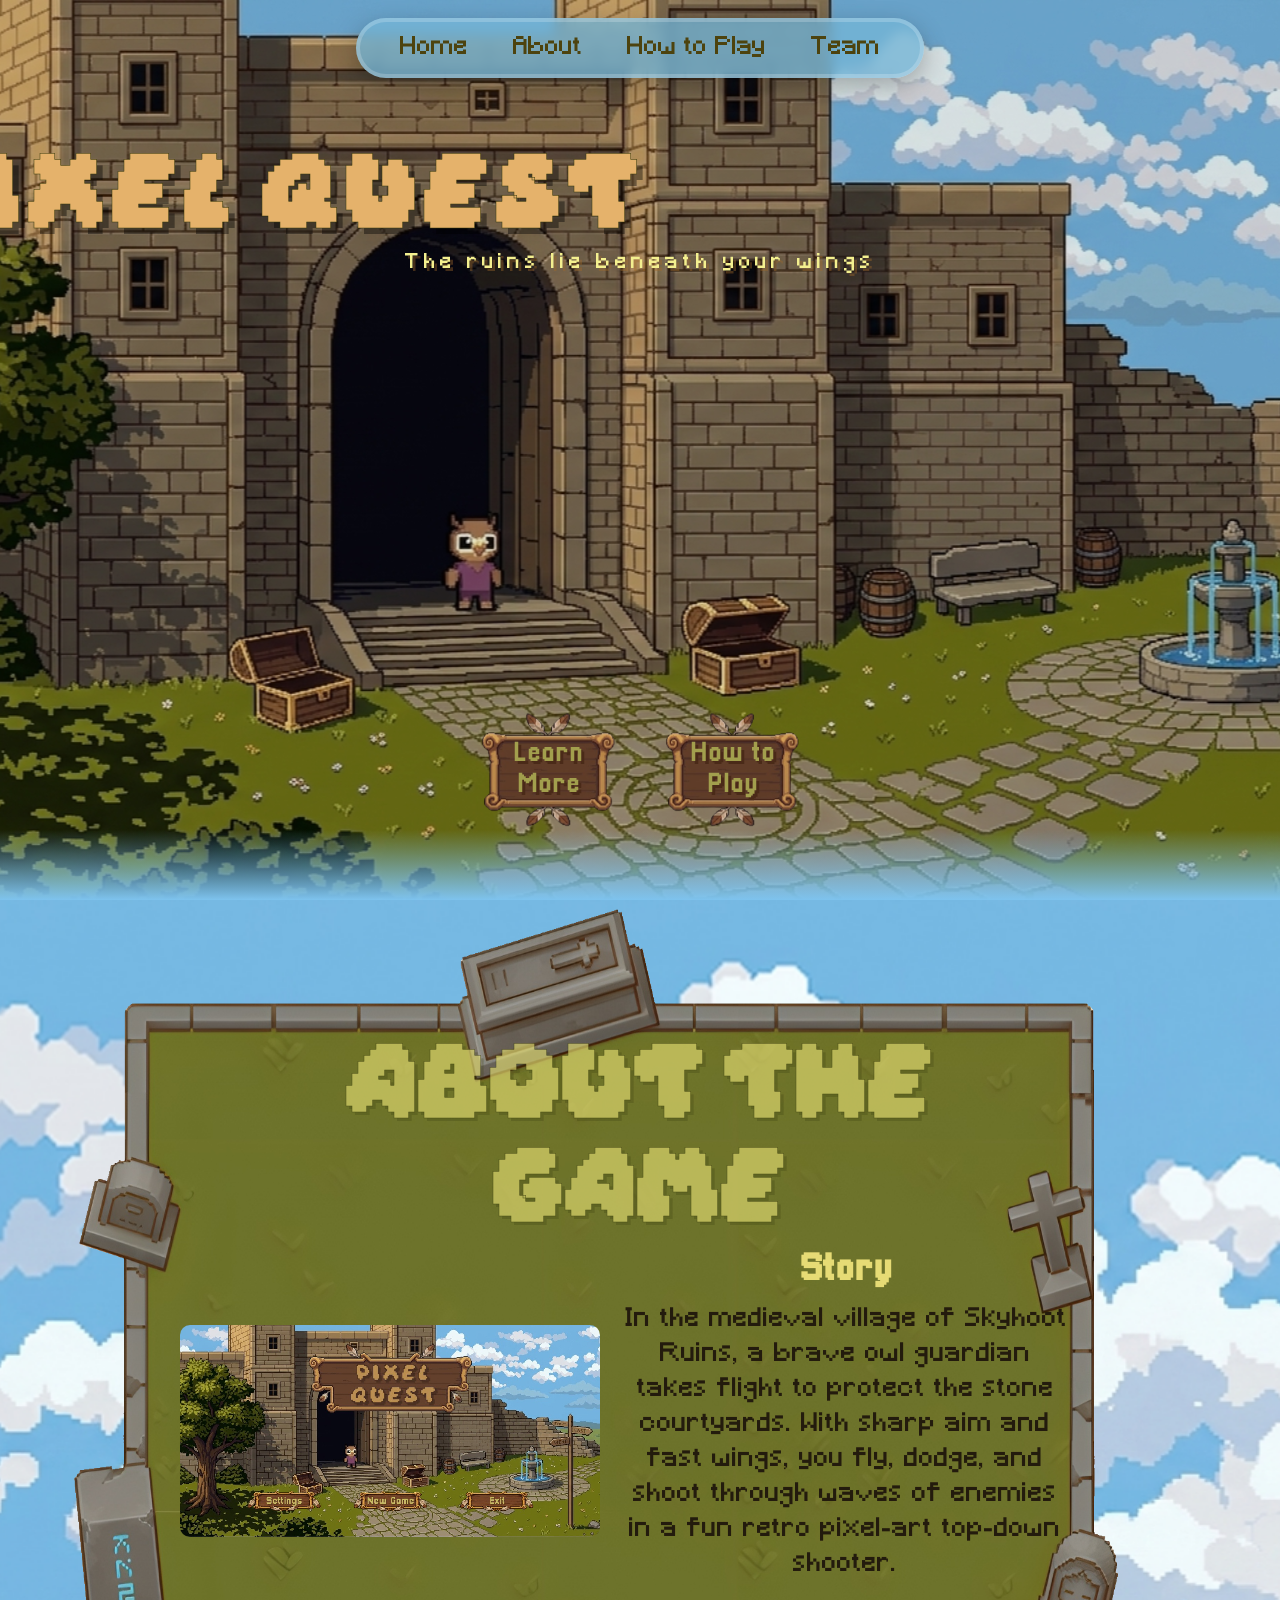
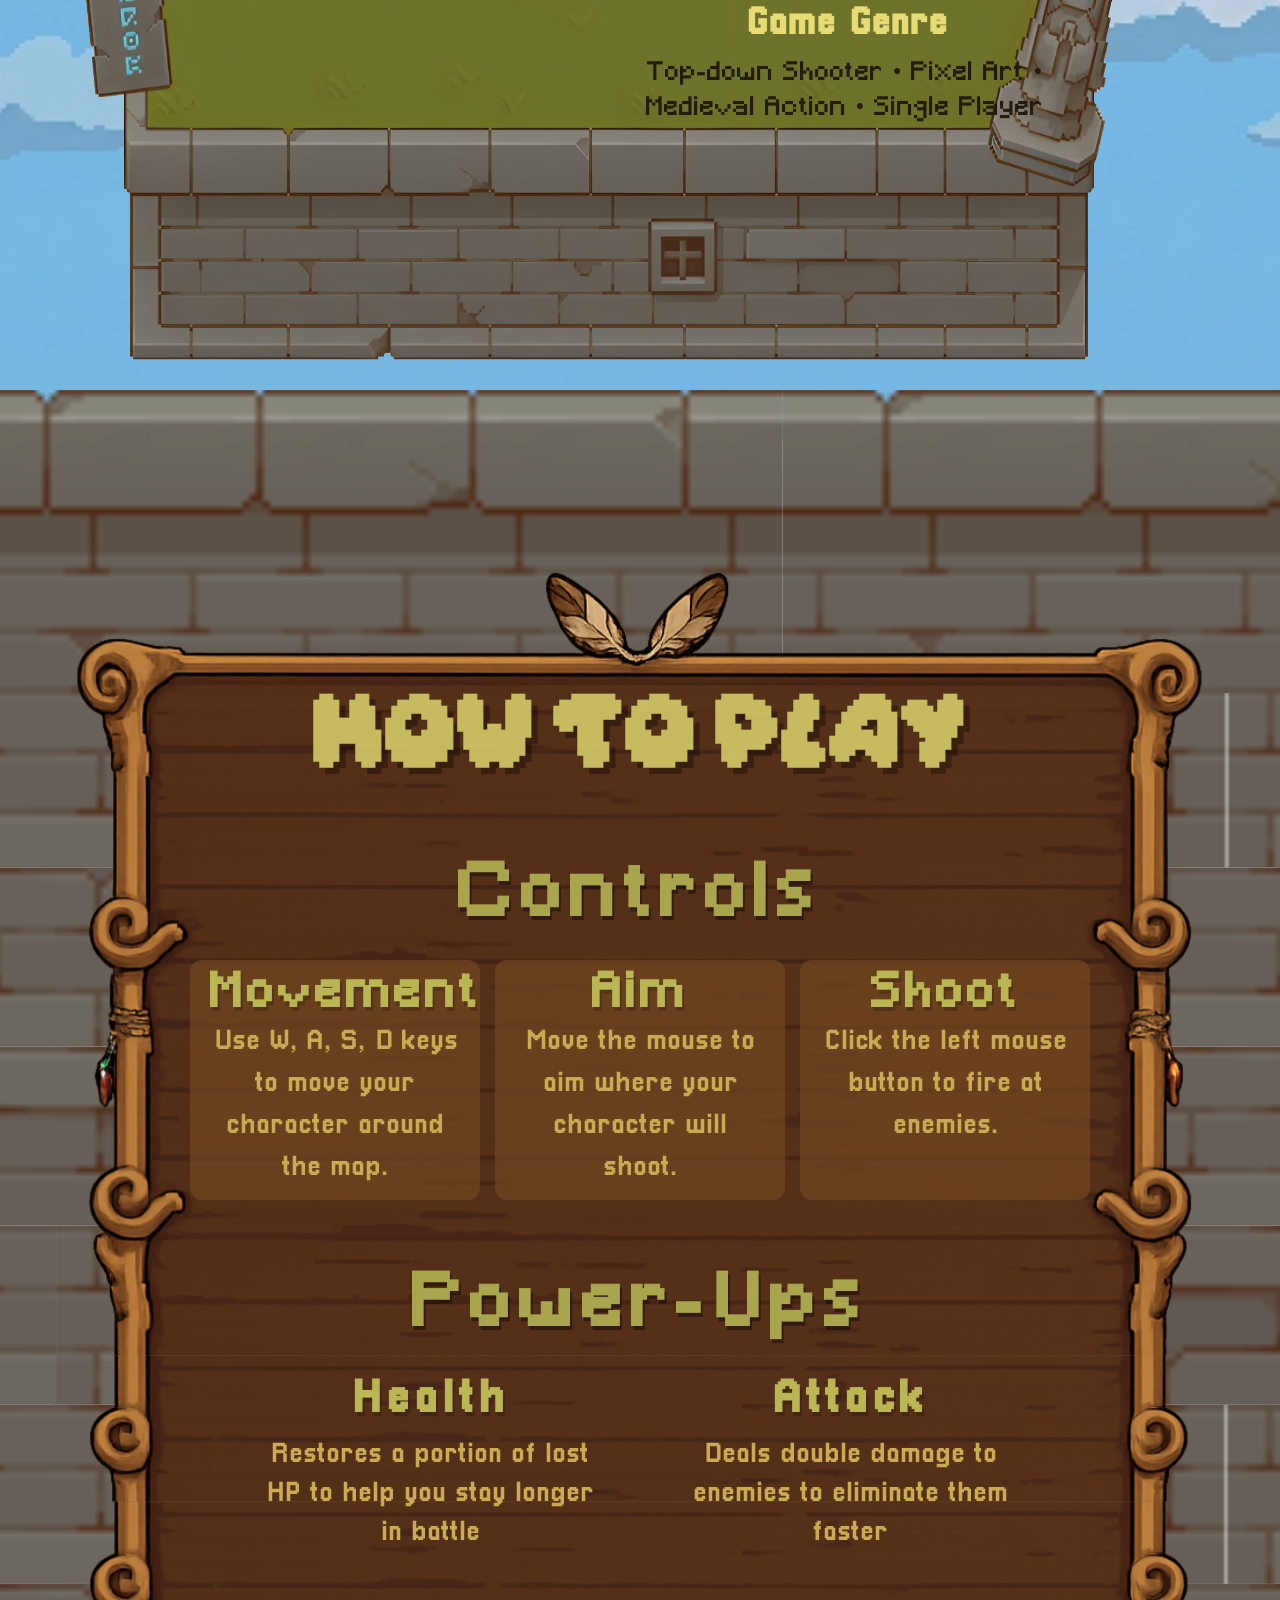
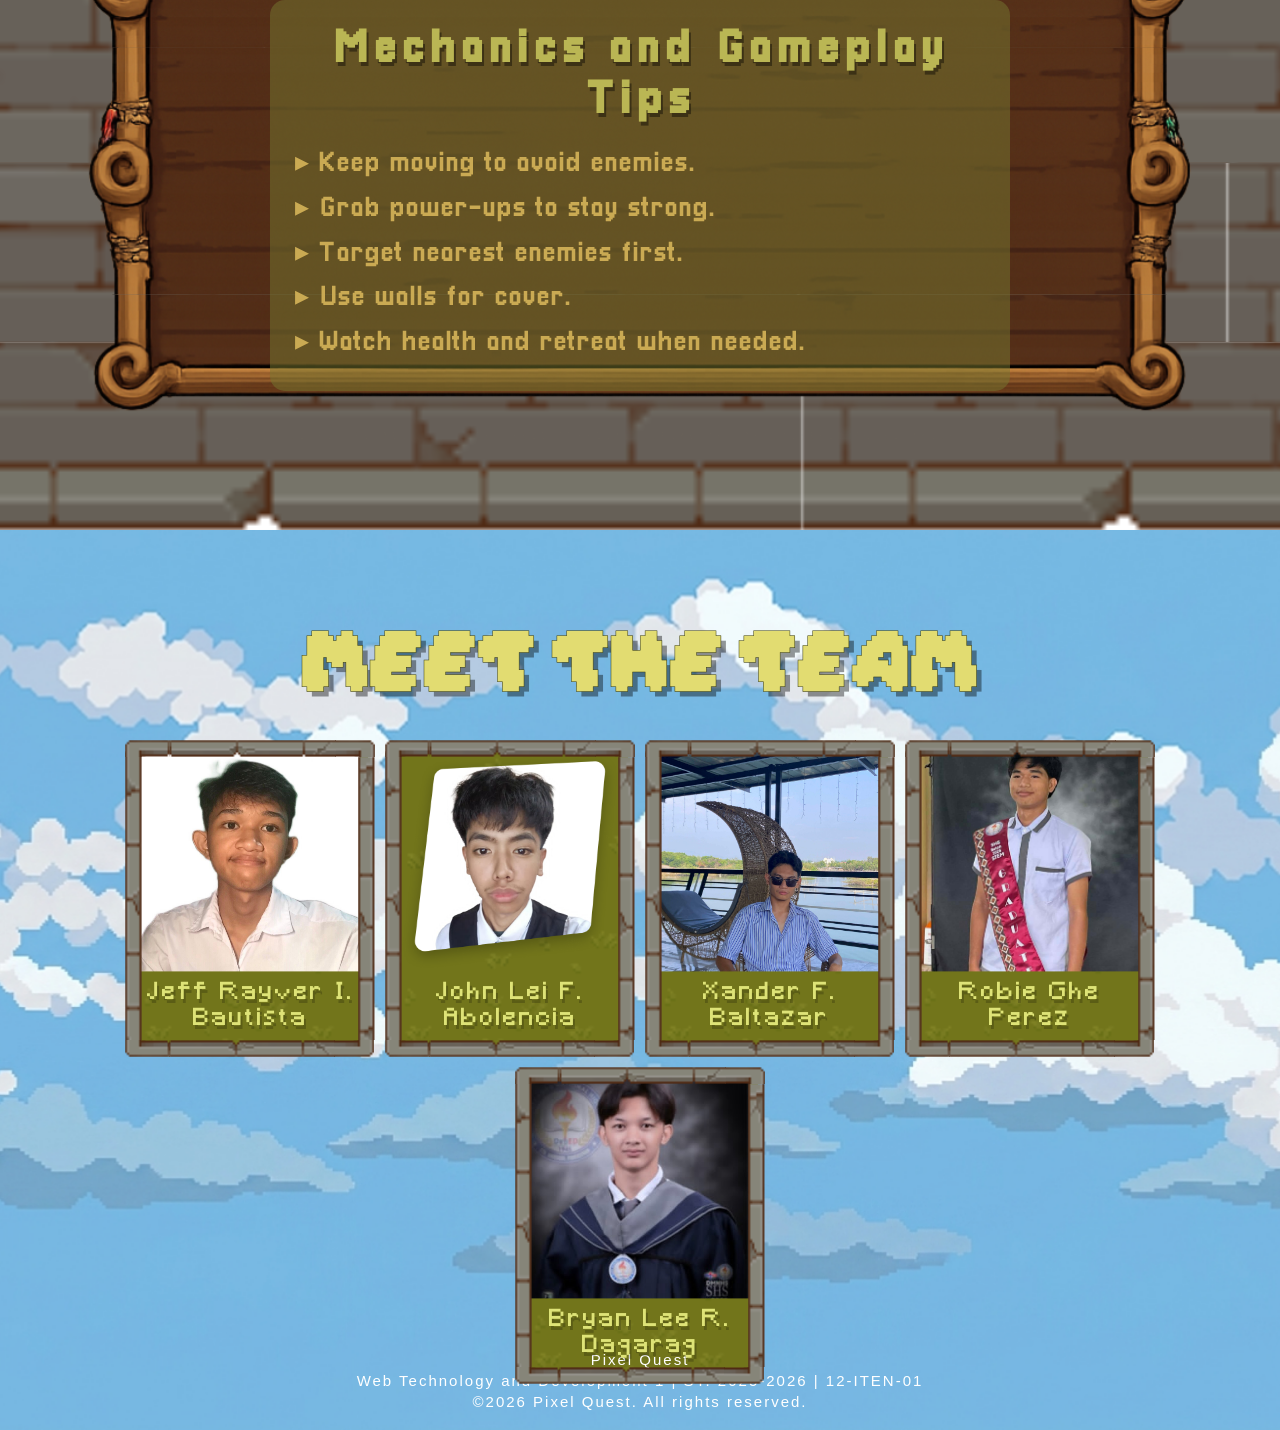
<file: index.html>
<!DOCTYPE html>
<html lang="en">
<head>
    <meta charset="UTF-8">
    <meta name="viewport" content="width=device-width, initial-scale=1.0">
    <title>Pixel Quest</title>
    <link rel="stylesheet" href="kuwago.css">
</head>
<body>

    <nav class="navbar">
        <a href="#home" class="nav-link">Home</a>
        <a href="#about" class="nav-link">About</a>
        <a href="#play" class="nav-link">How to Play</a>
        <a href="#team" class="nav-link">Team</a>
    </nav>

    <section class="hero" id="home">
        <div class="hero-content">
            <h1>PIXEL QUEST</h1>
            <p>The ruins lie beneath your wings</p>

            <div class="hero-buttons">
              <a href="#about" class="button">Learn<br>More</a>
              <a href="#play" class="button">How to<br>Play</a>
          </div>
        </div>
    </section>

    <section class="about" id="about">
        <div class="board1">
            <h2>ABOUT THE GAME</h2>

            <div class="about-content">
                <img src="about/interface.jpg" alt="interface">

                <div>
                    <h3>Story</h3>
                    <p>
                        In the medieval village of Skyhoot Ruins, a brave owl guardian
                        takes flight to protect the stone courtyards. With sharp aim and 
                        fast wings, you fly, dodge, and shoot through waves of enemies 
                        in a fun retro pixel-art top-down shooter.
                    </p>

                    <h3>Game Genre</h3>
                    <p>Top-down Shooter • Pixel Art • Medieval Action • Single Player</p>
                </div>
            </div>
        </div>
    </section>

    <section class="play" id="play">
        <div class="board2">
            <h2>HOW TO PLAY</h2>

            <div class="controls">
            <h3>Controls</h3>
                <div>
                    <h4>Movement</h4>
                    <p>Use W, A, S, D keys to move your character around the map.</p>
                </div>

                <div>
                    <h4>Aim</h4>
                    <p>Move the mouse to aim where your character will shoot.</p>
                </div>

                <div>
                    <h4>Shoot</h4>
                    <p>Click the left mouse button to fire at enemies.</p>
                </div>
            </div>

            <div class="powerups">
            <h3>Power-Ups</h3>
                <div>
                    <h4>Health</h4>
                    <p>Restores a portion of lost HP to help you stay longer in battle</p>
                </div>

                <div>
                    <h4>Attack</h4>
                    <p>Deals double damage to enemies to eliminate them faster</p>
                </div>
            </div>

            <div class="tips">
                <h4>Mechanics and Gameplay Tips</h4>
                <p>
                    ▸ Keep moving to avoid enemies.
                    <br>
                    ▸ Grab power-ups to stay strong.
                    <br>
                    ▸ Target nearest enemies first.
                    <br>
                    ▸ Use walls for cover.
                    <br>
                    ▸ Watch health and retreat when needed.
                </p>
            </div>
        </div>
    </section>

    <section class="team" id="team">

        <h2>MEET THE TEAM</h2>

        <div class="team-grid">

            <a href="portfolio/jeff/jeff-index.html">
                <div class="card">

                    <div class="bg"></div>

                    <img src="portfolio/jeff/img.png" alt="Jeff">

                    <div class="card-border"></div>

                    <p>Jeff Rayver I.<br>Bautista</p>

                </div>
            </a>

            <a href="portfolio/johnlei/index2.html">
                <div class="card">

                    <div class="bg"></div>

                    <img src="portfolio/johnlei/profile.jpg" alt="John">

                    <div class="card-border"></div>

                    <p>John Lei F.<br>Abolencia</p>

                </div>
            </a>

            <a href="portfolio/xander/index.html">
                <div class="card">

                    <div class="bg"></div>

                    <img src="portfolio/xander/Profile.jpg" alt="Xander">

                    <div class="card-border"></div>

                    <p>Xander F.<br>Baltazar</p>

                </div>
            </a>

            <a href="portfolio/robie/Index.html">
                <div class="card">

                    <div class="bg"></div>

                    <img src="portfolio/robie/pic.jfif" alt="Robie">

                    <div class="card-border"></div>

                    <p>Robie Ghe Perez</p>

                </div>
            </a>

            <a href="portfolio/bryan/index.html">
            <div class="card">

                <div class="bg"></div>

                <img src="portfolio/bryan/profile pic.jpg" alt="Bryan">

                <div class="card-border"></div>

                <p>Bryan Lee R.<br>Dagarag</p>

            </div>
            </a>

        </div>
        <div class="footer-text">
            <img url="team/grass.png">
            Pixel Quest<br>
            Web Technology and Development 1 | SY. 2025-2026 | 12-ITEN-01<br>
            ©2026 Pixel Quest. All rights reserved.
        </div>

    </section>
    <script src="kuwago.js"></script>
</body>
</html>
</file>
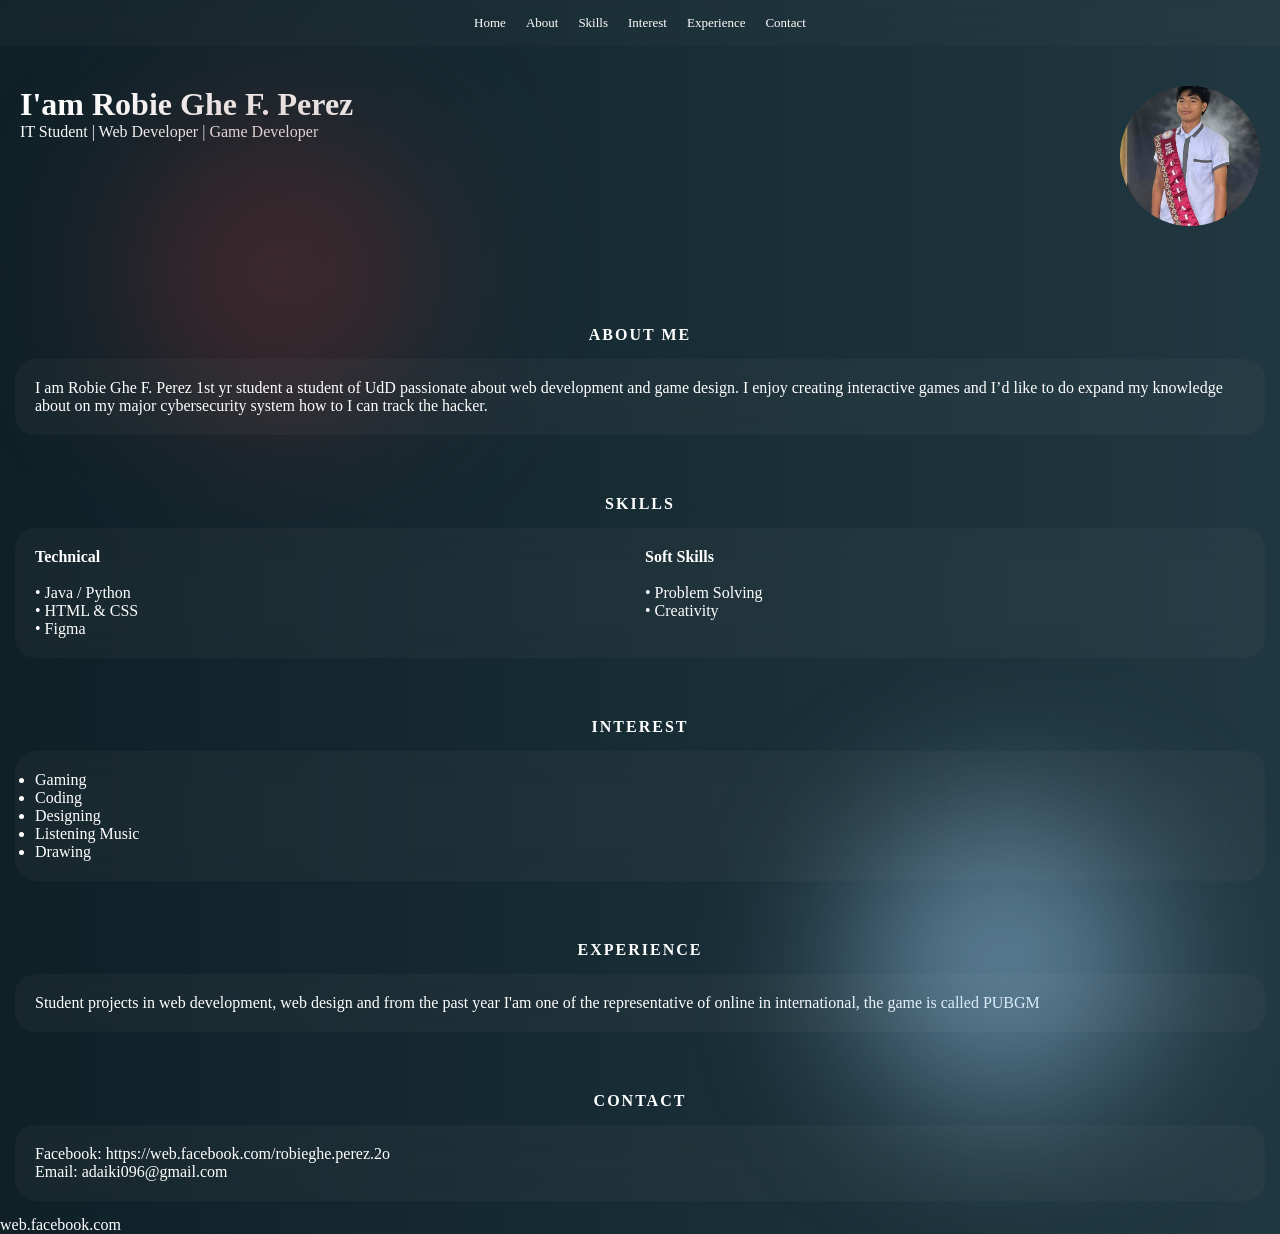
<file: portfolio/robie/Index.html>
<!DOCTYPE html>
<html lang="en">
<head>
<meta charset="UTF-8">
<meta name="viewport" content="width=device-width, initial-scale=1.0">
<title>Welcome to my Portfolio</title>

<style>
*{
  margin:0;
  padding:0;
  box-sizing:border-box;
  font-family:'Tahoma',Verdana;
}

html{
  scroll-behavior:smooth;
}

body{
  color:white;
  overflow-x:hidden;
  background: linear-gradient(270deg, #1f1f1f, #3a3a3a, #3d5f6d, #0f2027);
  background-size: 800% 800%;
  animation: gradientMove 10s ease infinite;
  position:relative;
}


body::before,
body::after{
  content:"";
  position:absolute;
  width:300px;
  height:300px;
  border-radius:50%;
  filter:blur(80px);
  opacity:0.5;
}

body::before{
  background:#6d2c2e;
  top:10%;
  left:10%;
  animation:blobMove 12s infinite alternate;
}

body::after{
  background:rgb(161, 207, 245);
  bottom:10%;
  right:10%;
  animation:blobMove 10s infinite alternate;
}

@keyframes gradientMove{
  0%{background-position:0% 50%;}
  50%{background-position:100% 50%;}
  100%{background-position:0% 50%;}
}

@keyframes blobMove{
  0%{transform:translate(0,0);}
  100%{transform:translate(50px,-50px);}
}

@keyframes rippleEffect{
  to{
    transform:scale(4);
    opacity:0;
  }
}

/* NAV */
.nav{
  display:flex;
  justify-content:center;
  gap:20px;
  padding:15px;
  backdrop-filter:blur(10px);
  background:rgba(131, 128, 128, 0.05);
  position:sticky;
  top:0;
}

.nav a{
  color:white;
  text-decoration:none;
  font-size:13px;
}

/* HERO */
.hero{
  display:flex;
  justify-content:space-between;
  padding:40px 20px;
}

.hero-img{
  width:140px;
  height:140px;
  border-radius:50%;
  overflow:hidden;
}

.hero-img img{
  width:100%;
  height:100%;
  object-fit:cover;
}

/* GLASS */
.glass{
  background:rgba(131, 131, 131, 0.08);
  backdrop-filter:blur(15px);
  border-radius:20px;
  margin:15px;
  padding:20px;
}

.title{
  text-align:center;
  margin-top:60px;
  font-weight:bold;
  letter-spacing:2px;
}

.skills{
  display:flex;
  gap:10px;
}

.skills div{
  width:50%;
}

/* RIPPLE */
.ripple{
  position:relative;
  overflow:hidden;
  cursor:pointer;
}

.ripple span{
  position:absolute;
  border-radius:50%;
  transform:scale(0);
  background:rgba(83, 55, 55, 0.4);
  animation:rippleEffect 0.6s linear;
  pointer-events:none;
}
</style>
</head>

<body>

<!-- NAV -->
<div class="nav">
  <a href="#home" class="ripple">Home</a>
  <a href="#about" class="ripple">About</a>
  <a href="#skills" class="ripple">Skills</a>
  <a href="#interest" class="ripple">Interest</a>
  <a href="#experience" class="ripple">Experience</a>
  <a href="#contact" class="ripple">Contact</a>
</div>

<!-- HERO -->
<div id="home" class="hero">
  <div>
    <h1>I'am Robie Ghe F. Perez</h1>
    <p>IT Student | Web Developer | Game Developer</p>
  </div>

  <div class="hero-img">
    <img src="pic.jfif" alt="profile">
  </div>
</div>

<!-- ABOUT -->
<div id="about" class="title">ABOUT ME</div>
<div class="glass ripple">
  I am Robie Ghe F. Perez 1st yr student a student of UdD passionate about web development and game design. I enjoy creating interactive games and I’d like to do expand my knowledge about on my major cybersecurity system how to I can track the hacker.
</div>

<!-- SKILLS -->
<div id="skills" class="title">SKILLS</div>
<div class="glass skills ripple">
  <div>
    <b>Technical</b><br><br>
    • Java / Python<br>
    • HTML & CSS<br>
    • Figma
  </div>

  <div>
    <b>Soft Skills</b><br><br>
    • Problem Solving<br>
    • Creativity
  </div>
</div>

<!-- INTEREST -->
<div id="interest" class="title">INTEREST</div>
<div class="glass ripple">
  <ul>
    <li>Gaming</li>
    <li>Coding</li>
    <li>Designing</li>
    <li>Listening Music</li>
    <li>Drawing</li>
  </ul>
</div>

<!-- EXPERIENCE -->
<div id="experience" class="title">EXPERIENCE</div>
<div class="glass ripple">
  Student projects in web development, web design and from the past year I'am one of the representative of online in international, the game is called PUBGM
</div>

<!-- CONTACT -->
<div id="contact" class="title">CONTACT</div>
<div class="glass ripple">
  <p>Facebook: https://web.facebook.com/robieghe.perez.2o</p>
  <p>Email: adaiki096@gmail.com</p>
</div>

<!-- JAVASCRIPT -->
<script>
document.querySelectorAll('.ripple').forEach(el => {
  el.addEventListener('click', function(e){
    const circle = document.createElement("span");
    const diameter = Math.max(this.clientWidth, this.clientHeight);
    const radius = diameter / 2;

    circle.style.width = circle.style.height = diameter + "px";
    circle.style.left = (e.offsetX - radius) + "px";
    circle.style.top = (e.offsetY - radius) + "px";

    const existing = this.querySelector("span");
    if(existing) existing.remove();

    this.appendChild(circle);
  });
});
</script>

</body>
</html>
web.facebook.com
</file>
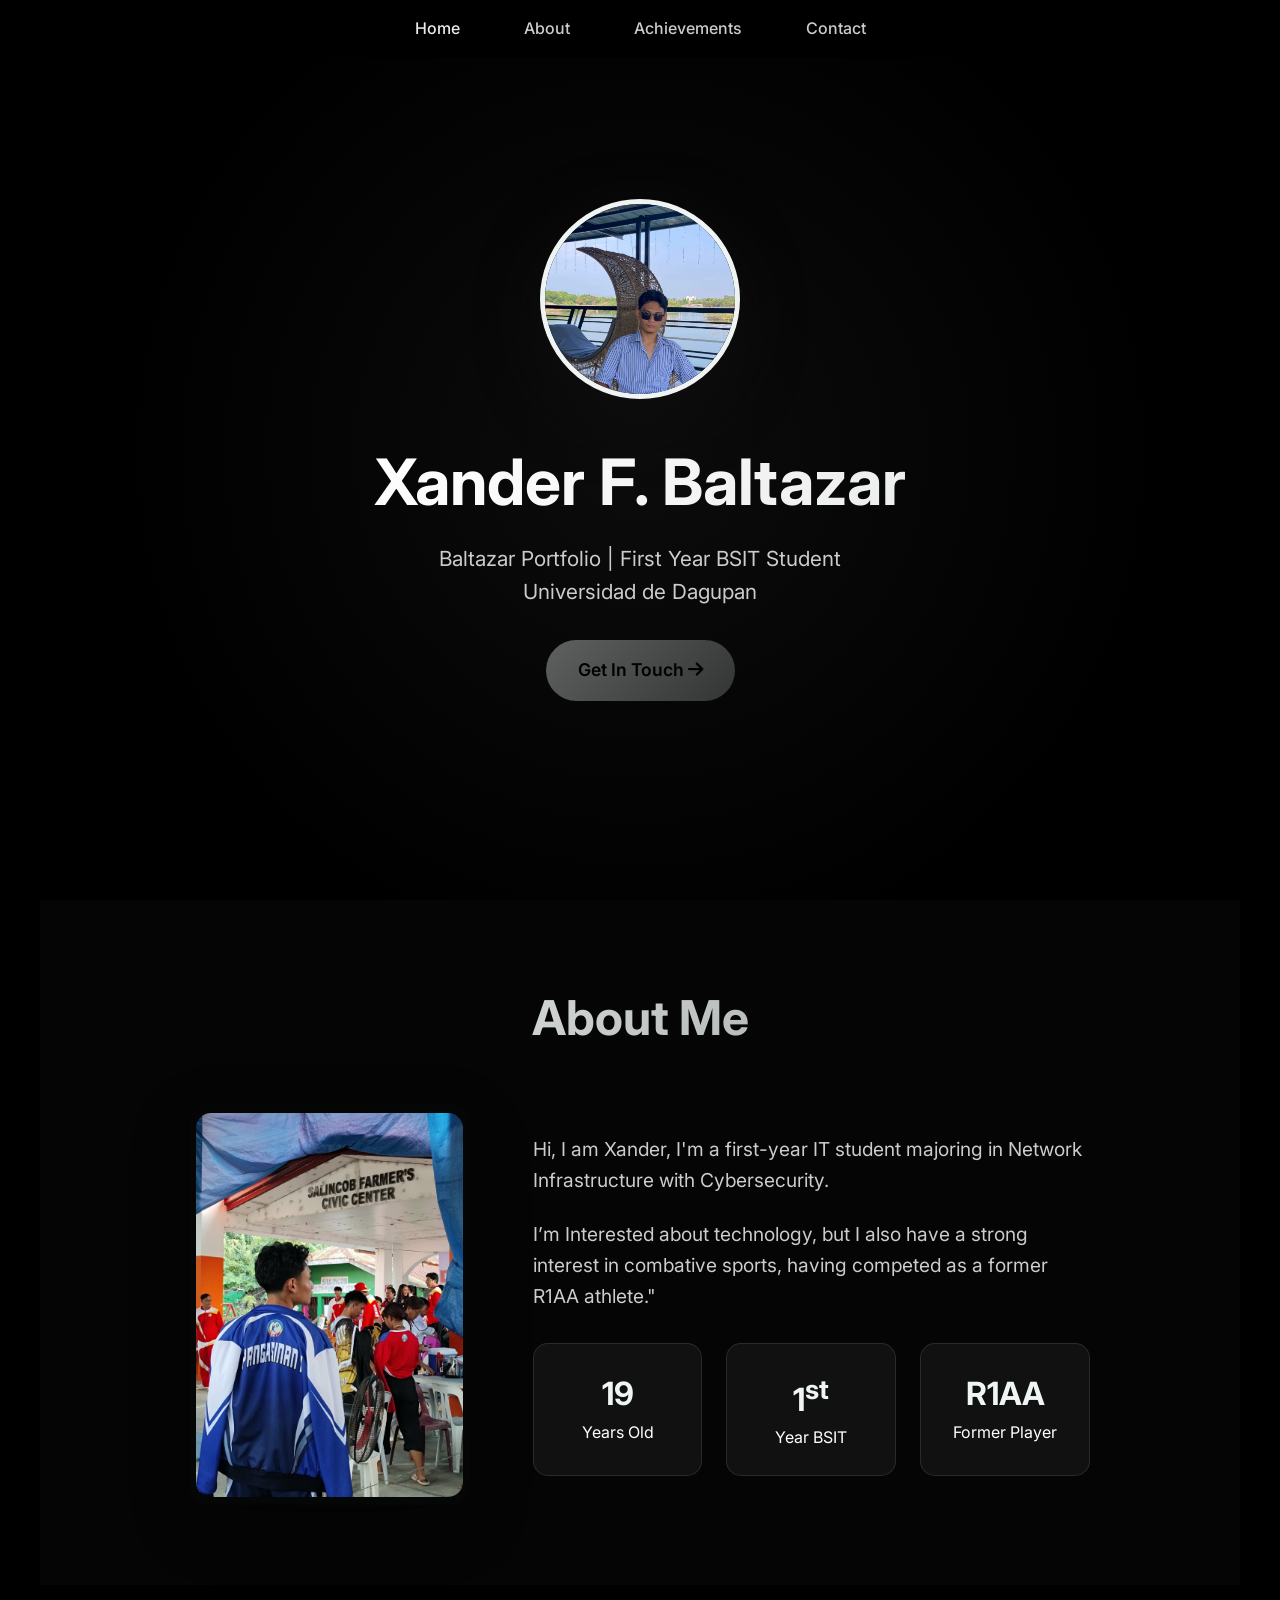
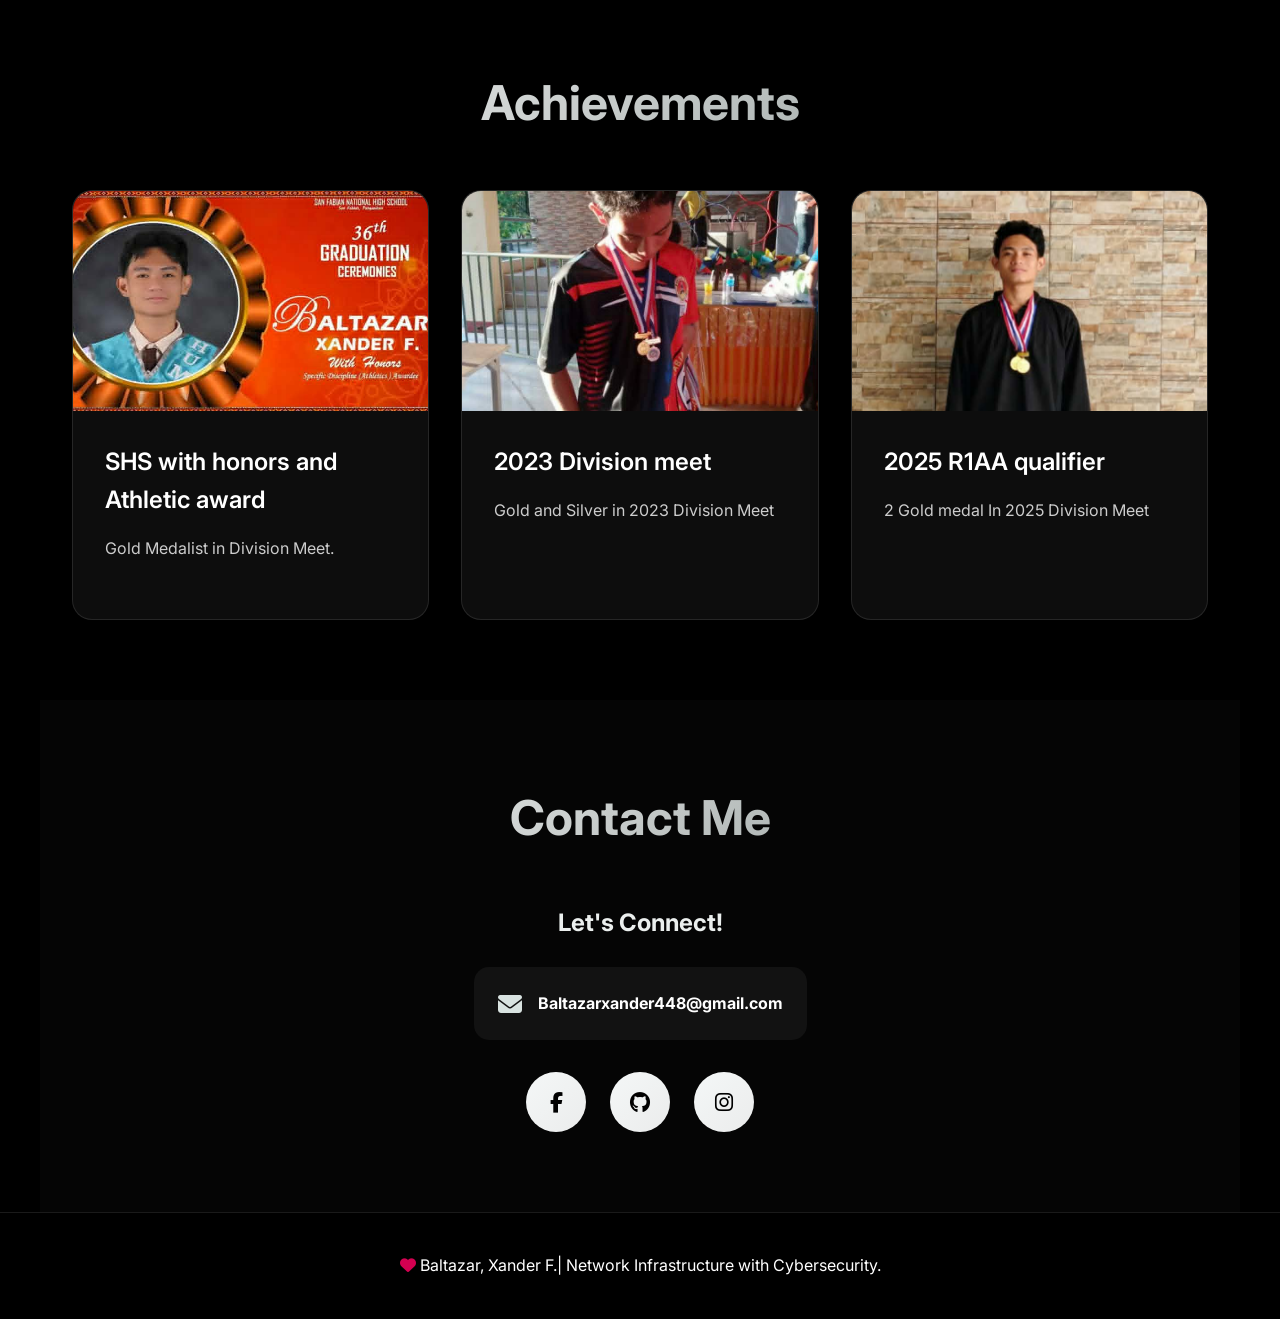
<file: portfolio/xander/index.html>
<!DOCTYPE html>
<html lang="en">
<head>
    <meta charset="UTF-8">
    <meta name="viewport" content="width=device-width, initial-scale=1.0">
    <title>Xander F. Baltazar | BSIT Student Portfolio</title>
    <link href="https://fonts.googleapis.com/css2?family=Inter:wght@300;400;500;600;700&display=swap" rel="stylesheet">
    <link rel="stylesheet" href="https://cdnjs.cloudflare.com/ajax/libs/font-awesome/6.4.0/css/all.min.css">
    <style>
        * {
            margin: 0;
            padding: 0;
            box-sizing: border-box;
        }

        body {
            font-family: 'Inter', sans-serif;
            background: #000000;
            color: #FFFFFF;
            line-height: 1.6;
            overflow-x: hidden;
        }

        /* Navbar */
        nav {
            position: fixed;
            top: 0;
            width: 100%;
            background: rgba(0, 0, 0, 0.95);
            z-index: 1000;
            padding: 1rem 0;
        }

        nav ul {
            list-style: none;
            display: flex;
            justify-content: center;
            gap: 2rem;
        }

        nav a {
            color: #CCCCCC;
            text-decoration: none;
            font-weight: 500;
            padding: 0.5rem 1rem;
        }

        nav a:hover, nav a.active {
            color: #e7ebea;
        }

        /* Hero Section with Profile */
        #hero {
            height: 100vh;
            display: flex;
            flex-direction: column;
            justify-content: center;
            align-items: center;
            text-align: center;
            padding: 0 2rem;
            background: radial-gradient(circle at center, rgba(116, 119, 118, 0.1) 0%, transparent 70%);
        }

        .profile-container {
            display: flex;
            flex-direction: column;
            align-items: center;
            gap: 2rem;
            max-width: 800px;
        }

        .profile-image {
            width: 200px;
            height: 200px;
            border-radius: 50%;
            border: 5px solid rgb(239, 243, 242);
            background: linear-gradient(135deg, #151515 0%, #0e0e0ee3 50%, #050505 100%);
            display: flex;
            align-items: center;
            justify-content: center;
            font-size: 6rem;
            color: #000;
            box-shadow: 0 20px 60px rgb(13, 14, 13);
        }

        .profile-image img {
            width: 100%;
            height: 100%;
            object-fit: cover;
            border-radius: 50%;
        }

        .hero-title {
            font-size: clamp(2.5rem, 5vw, 4rem);
            font-weight: 700;
            margin-bottom: 0.5rem;
            background: linear-gradient(135deg, #FFFFFF 0%, #ebedec 100%);
            -webkit-background-clip: text;
            -webkit-text-fill-color: transparent;
            background-clip: text;
        }

        .hero-subtitle {
            font-size: clamp(1.1rem, 2vw, 1.3rem);
            color: #CCCCCC;
            margin-bottom: 2rem;
            max-width: 600px;
        }

        .cta-button {
            background: linear-gradient(135deg, #5e6160 0%, #333535 100%);
            color: #000;
            padding: 1rem 2rem;
            border: none;
            border-radius: 50px;
            font-size: 1.1rem;
            font-weight: 600;
            cursor: pointer;
            text-decoration: none;
            display: inline-block;
        }

        /* Sections */
        section {
            padding: 5rem 2rem;
            max-width: 1200px;
            margin: 0 auto;
        }

        section h2 {
            font-size: clamp(2rem, 4vw, 3rem);
            text-align: center;
            margin-bottom: 3rem;
            background: linear-gradient(135deg, #FFFFFF 0%, #889290 100%);
            -webkit-background-clip: text;
            -webkit-text-fill-color: transparent;
            background-clip: text;
        }

        /* About */
        #about {
            background: rgba(255,255,255,0.02);
        }

        .about-content {
            max-width: 900px;
            margin: 0 auto;
            text-align: center;
            display: grid;
            grid-template-columns: 1fr 2fr;
            gap: 4rem;
            align-items: center;
        }

        .about-image {
            width: 100%;
            height: 400px;
            object-fit: cover;
            border-radius: 18px;
            background: linear-gradient(135deg, rgba(244, 246, 246, 0), rgba(0, 168, 151, 0.011));
            border: 2px solid rgba(0, 212, 170, 0);
            display: flex;
            align-items: center;
            justify-content: center;
            margin: 0 auto;
            box-shadow: 0 20px 60px rgba(0,0,0,0.3);
        }

        .about-image img {
            width: 97%;
            height: 97%;
            border-radius: 15px;
            object-fit: cover;
        }

        .about-text {
            text-align: left;
        }

        .about-text p {
            font-size: 1.2rem;
            color: #CCCCCC;
            margin-bottom: 1.5rem;
        }

        .stats {
            display: grid;
            grid-template-columns: repeat(auto-fit, minmax(150px, 1fr));
            gap: 1.5rem;
            margin-top: 2rem;
        }

        .stat-item {
            text-align: center;
            padding: 1.5rem;
            background: rgba(255,255,255,0.05);
            border-radius: 15px;
            border: 1px solid rgba(255,255,255,0.1);
        }

        .stat-number {
            font-size: 2rem;
            font-weight: 700;
            color: #eef5f4;
        }

        /* Achievements */
        .projects-grid {
            display: grid;
            grid-template-columns: repeat(auto-fit, minmax(350px, 1fr));
            gap: 2rem;
        }

        .project-card {
            background: rgba(255,255,255,0.05);
            border-radius: 20px;
            overflow: hidden;
            border: 1px solid rgba(255,255,255,0.1);
            height: 100%;
        }

        .project-image {
            height: 220px;
            background: linear-gradient(135deg, #f4f7f6 0%, #eaeded 100%);
            display: flex;
            align-items: center;
            justify-content: center;
        }

        .project-image img {
            width: 100%;
            height: 100%;
            object-fit: cover;
        }

        .project-content {
            padding: 2rem;
        }

        .project-title {
            font-size: 1.5rem;
            font-weight: 600;
            margin-bottom: 1rem;
        }

        .project-desc {
            color: #CCCCCC;
            margin-bottom: 1.5rem;
            line-height: 1.7;
        }

        /* Contact */
        #contact {
            background: rgba(255,255,255,0.02);
        }

        .contact-container {
            max-width: 1000px;
            margin: 0 auto;
        }

        .contact-content {
            display: flex;
            flex-direction: column;
            align-items: center;
            text-align: center;
        }

        .contact-info h3 {
            color: #ebefee;
            margin-bottom: 1.5rem;
            font-size: 1.5rem;
        }

        .contact-item {
            display: flex;
            align-items: center;
            gap: 1rem;
            margin-bottom: 1.5rem;
            padding: 1.5rem;
            background: rgba(255,255,255,0.05);
            border-radius: 15px;
        }

        .email-text {
            color: #FFFFFF;
            text-decoration: none;
        }

        .email-text:hover {
            color: #f2f5f4;
        }

        .profile-social {
            margin-top: 2rem;
        }

        .social-links {
            display: flex;
            gap: 1.5rem;
            justify-content: center;
            flex-wrap: wrap;
        }

        .social-link {
            width: 60px;
            height: 60px;
            border-radius: 50%;
            background: linear-gradient(135deg, #f4f7f7, #ebecec);
            display: flex;
            align-items: center;
            justify-content: center;
            color: #000;
            font-size: 1.3rem;
            text-decoration: none;
            box-shadow: 0 10px 30px rgba(0, 212, 170, 0);
        }

        /* Footer */
        footer {
            background: #000;
            text-align: center;
            padding: 2.5rem;
            border-top: 1px solid rgba(255,255,255,0.1);
        }

        /* Responsive */
        @media (max-width: 768px) {
            .profile-container {
                gap: 1.5rem;
            }
            
            .profile-image {
                width: 150px;
                height: 150px;
            }

            .about-content {
                grid-template-columns: 1fr;
                gap: 2rem;
                text-align: center;
            }

            .about-text {
                text-align: center;
            }

            nav ul {
                flex-direction: column;
                gap: 1rem;
                padding: 1rem;
            }

            .about-image {
                width: 250px;
                height: 250px;
            }
        }

        /* Simple scrollbar */
        ::-webkit-scrollbar {
            width: 10px;
        }

        ::-webkit-scrollbar-track {
            background: rgba(255,255,255,0.05);
        }

        ::-webkit-scrollbar-thumb {
            background: #e9edec;
            border-radius: 5px;
        }
    </style>
</head>
<body>
    <!-- Navigation -->
    <nav>
        <ul>
            <li><a href="#hero" class="nav-link active">Home</a></li>
            <li><a href="#about" class="nav-link">About</a></li>
            <li><a href="#achievements" class="nav-link">Achievements</a></li>
            <li><a href="#contact" class="nav-link">Contact</a></li>
        </ul>
    </nav>

    <!-- Hero Section with Profile -->
    <section id="hero">
        <div class="profile-container">
            <div class="profile-image">
                <img src="Profile.jpg" alt="Xander F. Baltazar">
            </div>
            <div>
                <h1 class="hero-title">Xander F. Baltazar</h1>
                <p class="hero-subtitle">Baltazar Portfolio | First Year BSIT Student<br>Universidad de Dagupan</p>
                <a href="#contact" class="cta-button">Get In Touch <i class="fas fa-arrow-right"></i></a>
            </div>
        </div>
    </section>

    <!-- About Section -->
    <section id="about">
        <h2>About Me</h2>
        <div class="about-content">
            <div class="about-image">
                <img src="Achievement4.jpg" alt="Xander Baltazar Profile">
            </div>
            <div class="about-text">
                <p>Hi, I am Xander, I'm a first-year IT student majoring in Network Infrastructure with Cybersecurity.</p>
                <p>I’m Interested about technology, but I also have a strong interest in combative sports, having competed as a former R1AA athlete."</p>
                <div class="stats">
                    <div class="stat-item">
                        <div class="stat-number">19</div>
                        <div>Years Old</div>
                    </div>
                    <div class="stat-item">
                        <div class="stat-number">1<sup>st</sup></div>
                        <div>Year BSIT</div>
                    </div>
                    <div class="stat-item">
                        <div class="stat-number">R1AA</div>
                        <div>Former Player</div>
                    </div>
                </div>
            </div>
        </div>
    </section>

    <!-- Achievements Section -->
    <section id="achievements">
        <h2>Achievements</h2>
        <div class="projects-grid">
            <!-- Achievement 1 -->
            <div class="project-card">
                <div class="project-image">
                    <img src="Achievements1.jpg" alt="Achievement 1">
                </div>
                <div class="project-content">
                    <h3 class="project-title">SHS with honors and Athletic award</h3>
                    <p class="project-desc">Gold Medalist in Division Meet.</p>
                </div>
            </div>

            <!-- Achievement 2 -->
            <div class="project-card">
                <div class="project-image">
                    <img src="Achievements2.jpg" alt="Achievement 2">
                </div>
                <div class="project-content">
                    <h3 class="project-title">2023 Division meet</h3>
                    <p class="project-desc">Gold and Silver in 2023 Division Meet</p>
                </div>
            </div>

            <!-- Achievement 3 -->
            <div class="project-card">
                <div class="project-image">
                    <img src="Achievement3.jpg" alt="Achievement 3">
                </div>
                <div class="project-content">
                    <h3 class="project-title">2025 R1AA qualifier</h3>
                    <p class="project-desc">2 Gold medal In 2025 Division Meet</p>
                </div>
            </div>
        </div>
    </section>

    <!-- Contact Section -->
    <section id="contact">
        <div class="contact-container">
            <h2>Contact Me</h2>
            <div class="contact-content">
                <div class="contact-info">
                    <h3>Let's Connect!</h3>
                
                    <div class="contact-item">
                        <i class="fas fa-envelope" style="color: #d9e3e1; font-size: 1.5rem;"></i>
                        <div>
                            <a href="mailto:Baltazarxander448@gmail.com" class="email-text">
                                <strong>Baltazarxander448@gmail.com</strong>
                            </a>
                        </div>
                    </div>

                    <div class="profile-social">
                        <div class="social-links">
                            <a href="https://www.facebook.com/xander.baltazar.71" target="_blank" rel="noopener noreferrer" class="social-link" title="Facebook">
                                <i class="fab fa-facebook-f"></i>
                            </a>
                            <a href="https://github.com/" target="_blank" rel="noopener noreferrer" class="social-link" title="GitHub">
                                <i class="fab fa-github"></i>
                            </a>
                            <a href="https://www.instagram.com/itsm.xnder?igsh=MXZzeGN2YTgyZnQwcw==" target="_blank" rel="noopener noreferrer" class="social-link" title="Instagram">
                                <i class="fab fa-instagram"></i>
                            </a>
                        </div>
                    </div>
                </div>
            </div>
        </div>
    </section>

    <!-- Footer -->
    <footer>
        <p><i class="fas fa-heart" style="color: #d40051;"></i> Baltazar, Xander F.| Network Infrastructure with Cybersecurity.</p>
    </footer>

    <script>
        // Simple smooth scrolling for navigation links
        document.querySelectorAll('a[href^="#"]').forEach(anchor => {
            anchor.addEventListener('click', function (e) {
                e.preventDefault();
                const target = document.querySelector(this.getAttribute('href'));
                if (target) {
                    target.scrollIntoView({ behavior: 'smooth', block: 'start' });
                }
            });
        });

        // Simple navbar active link
        window.addEventListener('scroll', () => {
            const sections = document.querySelectorAll('section');
            const navLinks = document.querySelectorAll('.nav-link');
            
            let current = '';
            sections.forEach(section => {
                const sectionTop = section.offsetTop;
                if (scrollY >= (sectionTop - 200)) {
                    current = section.getAttribute('id');
                }
            });

            navLinks.forEach(link => {
                link.classList.remove('active');
                if (link.getAttribute('href') === `#${current}`) {
                    link.classList.add('active');
                }
            });
        });
    </script>
</body>
</html>
</file>
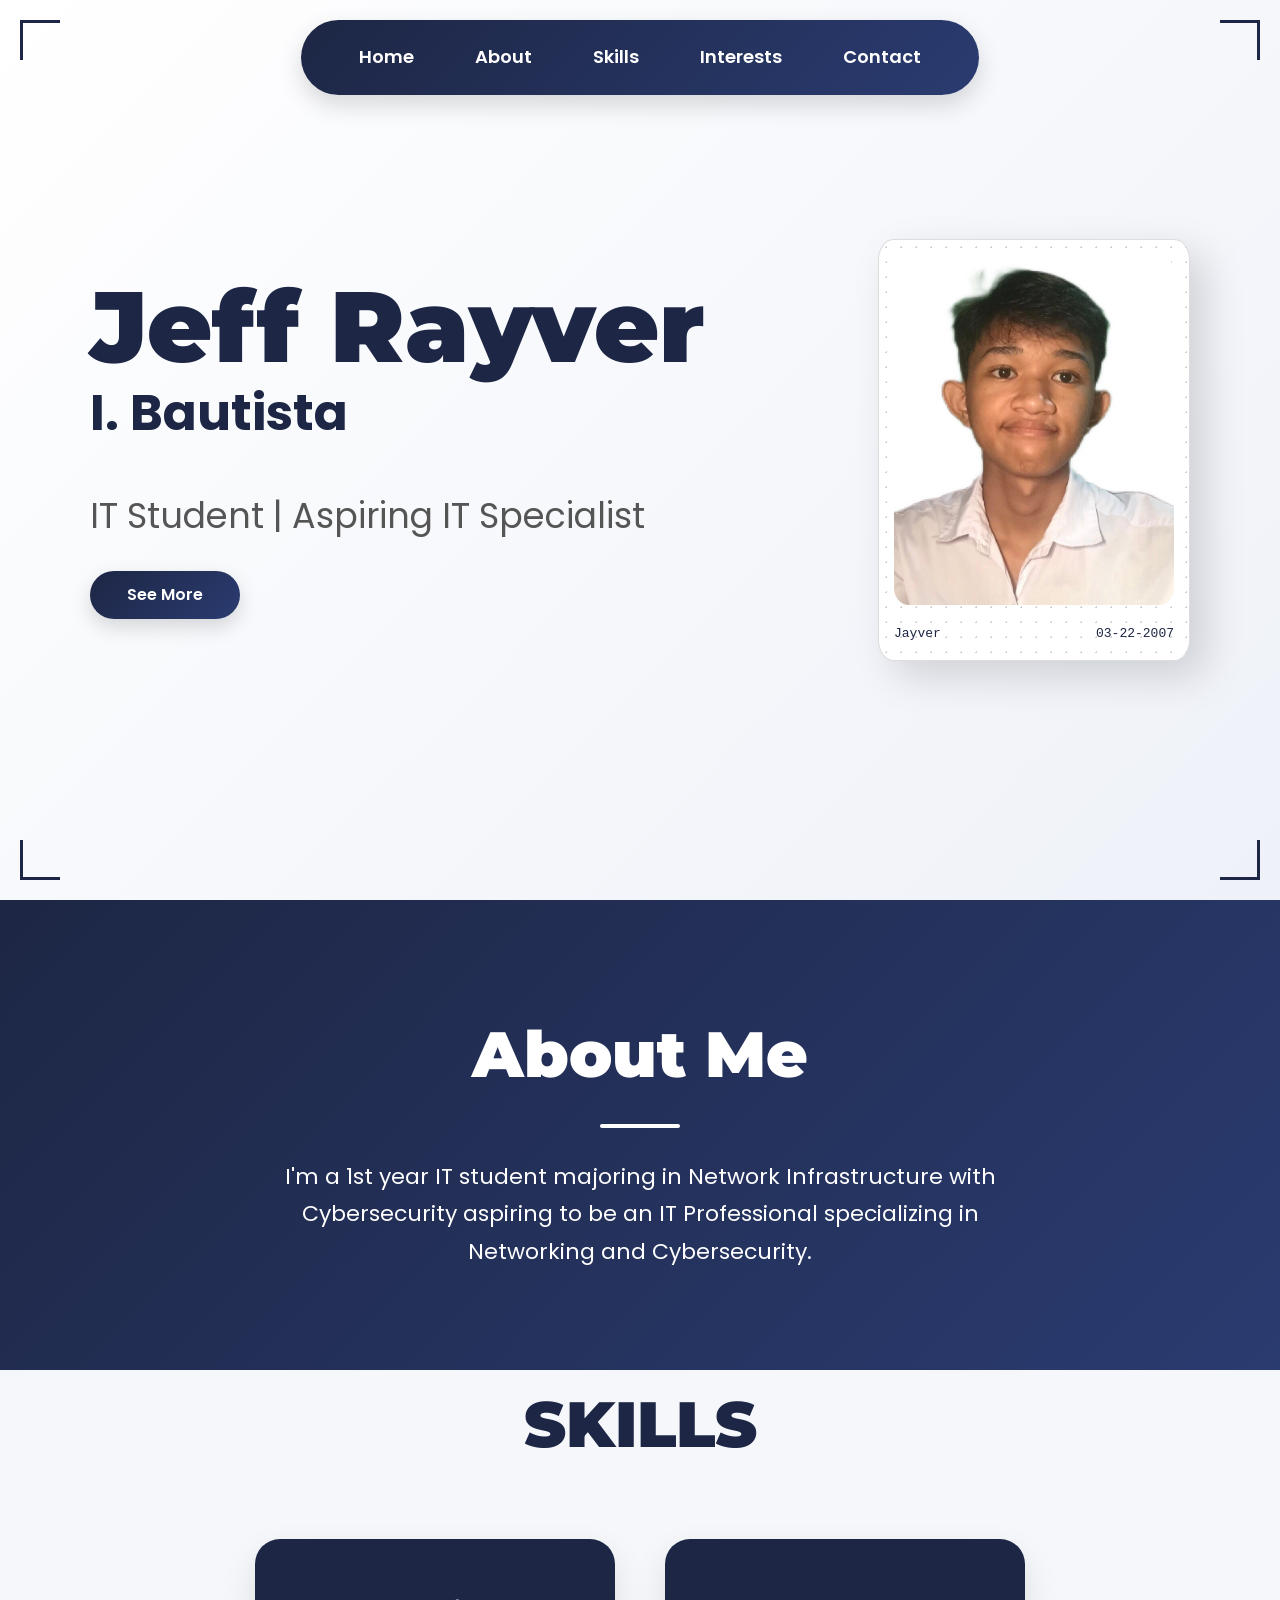
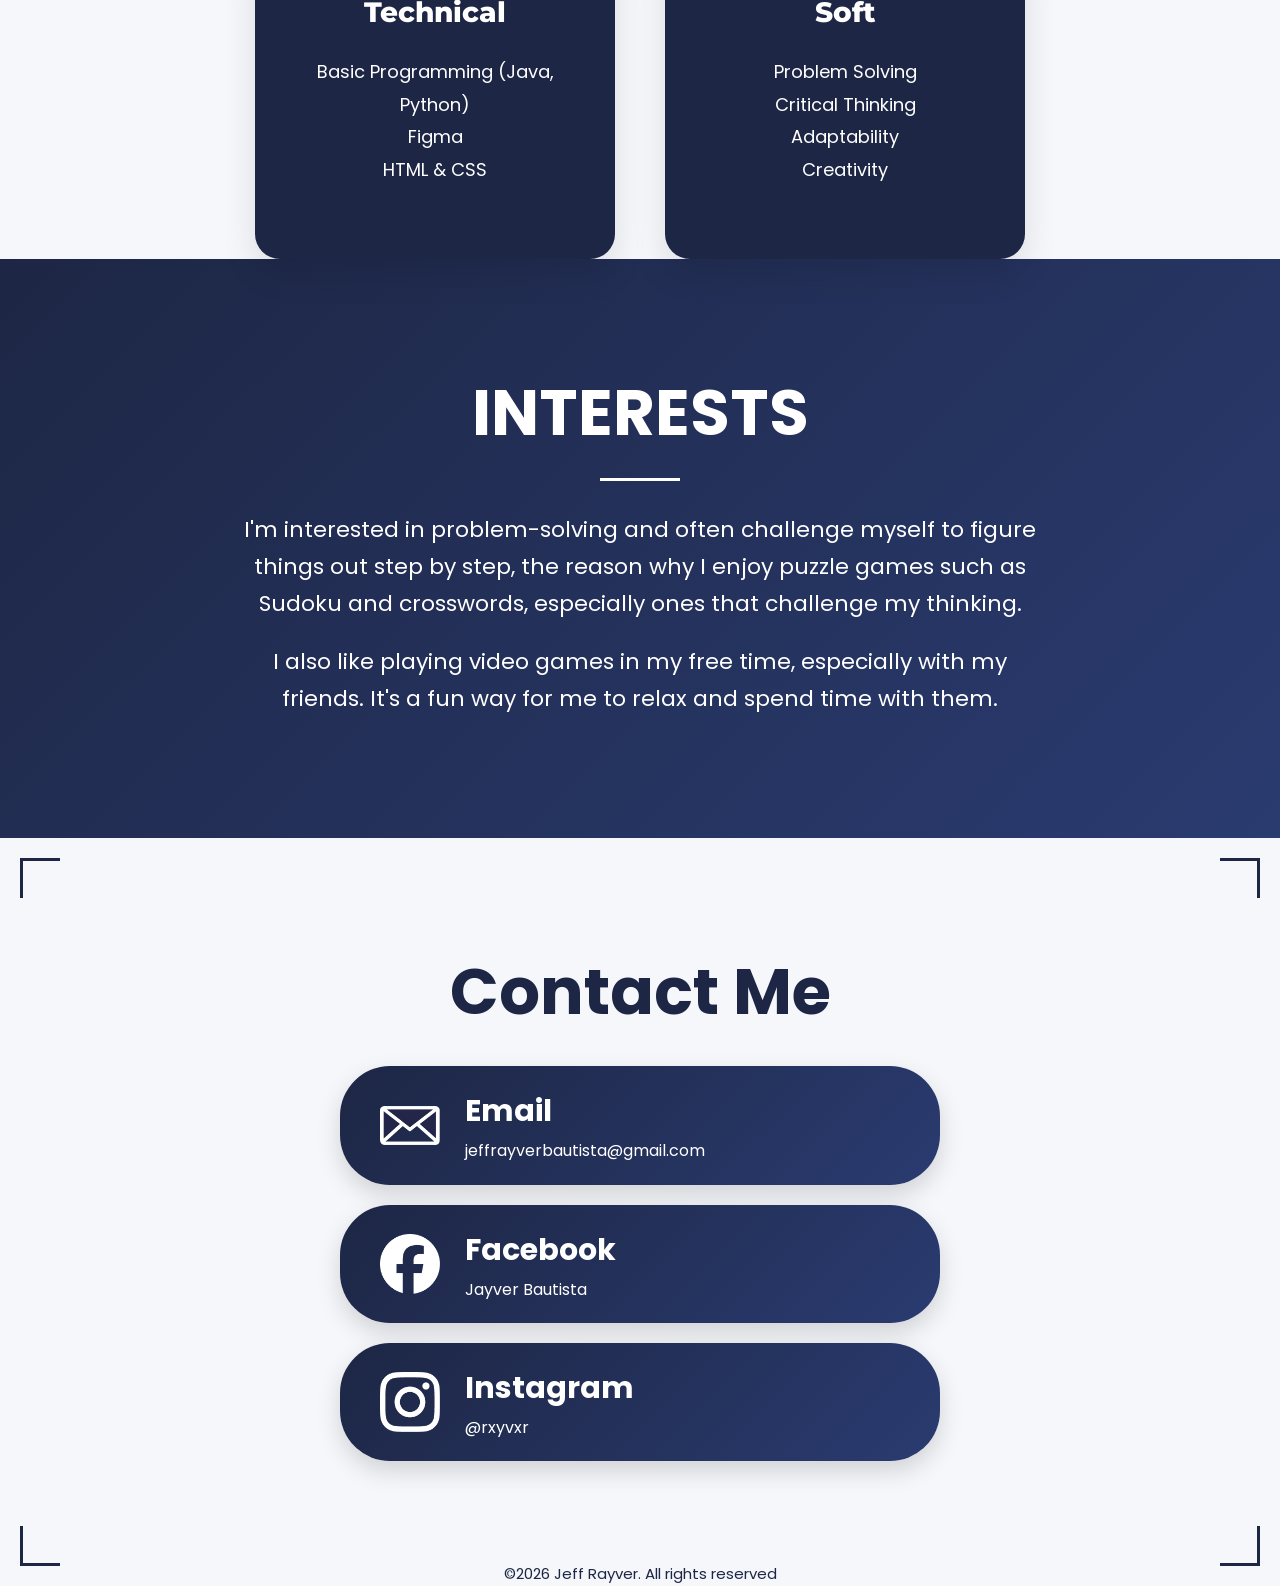
<file: portfolio/jeff/jeff-index.html>
<!DOCTYPE html>
<html lang="en">
<head>
    <meta charset="UTF-8">
    <meta name="viewport" content="width=device-width, initial-scale=1.0">
    <title>Jeff Rayver I. Bautista</title>
    <link rel="stylesheet" href="jeff-style.css">
    <link href="https://fonts.googleapis.com/css2?family=Montserrat:wght@400;700;800;900&family=Poppins:wght@300;400;600&display=swap" rel="stylesheet">
</head>
<body>
    <!-- Header Navigation -->
    <nav class="navbar">
        <div class="nav-links">
            <a href="#home">Home</a>
            <a href="#about">About</a>
            <a href="#skills">Skills</a>
            <a href="#interests">Interests</a>
            <a href="#contact">Contact</a>
        </div>
    </nav>
    
<!-- Hero Section -->
    <section class="hero-section" id="home">
        <div class="corner-border top-left"></div>
        <div class="corner-border top-right"></div>
        <div class="hero-content">
            <div class="hero-text">
                <h1>Jeff Rayver</h1>
                <h2>I. Bautista</h2>
                <p class="bio">IT Student | Aspiring IT Specialist</p>
                <a href="#about" class="blue-pill">See More</a>
            </div>
            <div class="photo-frame">
                <div class="graph-paper">
                    <img src="img.png" alt="Jeff Rayver">
                    <div class="photo-info">
                        <span>Jayver</span>
                        <span>03-22-2007</span>
                    </div>
                </div>
            </div>
        </div>
        <div class="corner-border bottom-left"></div>
        <div class="corner-border bottom-right"></div>
    </section>

<!-- About Section -->
    <section class="about-section" id="about">
        <div class="container">
            <h2>About Me</h2>
            <p>I'm a 1st year IT student majoring in Network Infrastructure with Cybersecurity aspiring to be an IT Professional specializing in Networking and Cybersecurity.</p>
        </div>
    </section>

    <!-- Skills Section -->
    <section class="skills-section" id="skills">
        <div class="bg-glow"></div>
        <h2>SKILLS</h2>
        <div class="skills-container">
            <div class="technical">
                <h3>Technical</h3>
                <ul>
                    <li>Basic Programming (Java, Python)</li>
                    <li>Figma</li>
                    <li>HTML & CSS</li>
                </ul>
            </div>
            <div class="soft">
                <h3>Soft</h3>
                <ul>
                    <li>Problem Solving</li>
                    <li>Critical Thinking</li>
                    <li>Adaptability</li>
                    <li>Creativity</li>
                </ul>
            </div>
        </div>
    </section>

<!-- Interests Section -->
    <section class="interests-section" id="interests">
        <div class="container">
            <h2>INTERESTS</h2>
            <p class="centered-text">I'm interested in problem-solving and often challenge myself to figure things out step by step, the reason why I enjoy puzzle games such as Sudoku and crosswords, especially ones that challenge my thinking.</p>
            <p class="centered-text">I also like playing video games in my free time, especially with my friends. It's a fun way for me to relax and spend time with them.</p>
        </div>
    </section>

<!-- Contact Section -->
    <section class="contact-section" id="contact">
        <!-- Optional: Background accent for separation -->
        <div class="corner-border top-left dark"></div>
        <div class="corner-border top-right dark"></div>
        
        <div class="container">
            <h2 class="contact-section-title">Contact Me</h2>
            <div class="contact-list">
                 <a href="mailto:jeffrayverbautista@gmail.com">
                        <div class="contact-item">
                            <img class="icon" src="email.png" alt="email">
                            <div class="contact-info">
                                <strong>Email</strong>
                                <span>jeffrayverbautista@gmail.com</span>
                            </div>
                        </div>
                    </a>

                    <a href="https://www.facebook.com/jeffrayver">
                        <div class="contact-item">
                            <img class="icon" src="fb.png" alt="facebook">
                            <div class="contact-info">
                                <strong>Facebook</strong>
                                <span>Jayver Bautista</span>
                            </div>
                        </div>
                    </a>

                <a href="https://www.instagram.com/rxyvxr">
                    <div class="contact-item">
                        <img class="icon" src="ig.png" alt="instagram">
                        <div class="contact-info">
                            <strong>Instagram</strong>
                            <span>@rxyvxr</span>
                        </div>
                    </div>
                </a>
            </div>
        </div>
        <div class="footer">
            ©2026 Jeff Rayver. All rights reserved
        </div>

        <div class="corner-border bottom-left dark"></div>
        <div class="corner-border bottom-right dark"></div>
    </section>
</body>
</html>
</file>
<file: kuwago.css>
@font-face {
    font-family: "Daydream";
    src: url("fonts/Daydream.otf");
}

@font-face {
    font-family: "Minecraft";
    src: url("fonts/Minecraft.ttf");
}

@font-face {
    font-family: "Pixellari";
    src: url("fonts/Pixellari.ttf");
}

* {
    margin: 0;
    padding: 0;
    box-sizing: border-box;
}

html {
    scroll-behavior: auto;
}

section {
    margin: 0;
    padding-left: 0;
    padding-right: 0;
}

img {
    display: block;
}

body {
    overflow-x: hidden;
    background: var(--sky);
    color: var(--yellow);
    font-family: "Pixellari", monospace;
}

/* ANIMATIONS */

@keyframes float {
    0%, 100% {
        transform: translateY(0px);
    }

    50% {
        transform: translateY(-8px);
    }
}

@keyframes glow {
    0%, 100% {
        text-shadow:
            5px 5px rgba(0,0,0,0.4),
            0 0 10px rgba(255, 239, 120, 0.4);
    }

    50% {
        text-shadow:
            5px 5px rgba(0,0,0,0.4),
            0 0 24px rgba(255, 239, 120, 0.8);
    }
}

@keyframes fadeUp {
    from {
        opacity: 0;
        transform: translateY(30px);
    }

    to {
        opacity: 1;
        transform: translateY(0);
    }
}

/* NAVBAR */
.navbar {
    position: fixed;
    top: 18px;
    left: 50%;
    transform: translateX(-50%);

    width: fit-content;
    height: 60px;

    padding: 0 40px;

    display: flex;
    align-items: center;
    gap: 45px;

    background: rgba(116, 181, 215, 0.78);
    border: 4px solid rgba(255,255,255,0.2);
    backdrop-filter: blur(6px);

    border-radius: 999px;

    z-index: 9999;

    box-shadow: 0 8px 25px rgba(0,0,0,0.25);
}

.navbar a {
    position: relative;

    color: #4d430e;
    text-decoration: none;
    font-family: "Minecraft";
    font-size: 24px;

    transition: 0.25s ease;
}

.navbar a:hover {
    color: #6d7c32;
    transform: translateY(-3px);
}

.navbar a::after {
    content: "";

    position: absolute;
    left: 50%;
    bottom: -8px;

    width: 0%;
    height: 4px;

    transform: translateX(-50%);

    background: #BAB654;

    transition: 0.25s ease;
}

.navbar a:hover::after {
    width: 100%;
}

/* HERO */
.hero {
    position: relative;

    height: 100vh;
    margin-bottom: 0px;

    background-image: url("hero/home.svg");
    background-size: cover;   
    background-position: center;  
    background-repeat: no-repeat;

    display: flex;
    justify-content: center;
    align-items: center;

    animation: fadeUp 1s ease;
    
    &::after {
        content: "";

        position: absolute;
        left: 0;
        bottom: 0;

        width: 100%;
        height: 70px;

        background: linear-gradient(
        to bottom,
        rgba(126, 195, 238, 0) 0%,
        rgba(126, 195, 238, 1) 100%
        );

        pointer-events: none;

        overflow: hidden;
    }

    & h1 {
        position: absolute;
        top: 140px;
        left: 50%;
        margin-left: -360px;
        transform: translateX(-50%);

        font-family: Daydream;
        font-size: 64px;
        letter-spacing: 6px;
        color: #E5B26B;
        -webkit-text-stroke: 0.5px #3A3C0E;
        text-shadow: 6px 6px rgba(0,0,0,0.4);
        white-space: nowrap;
        text-align: center;

        animation:
            float 3s ease-in-out infinite,
            glow 3s ease-in-out infinite;
    }

    & p {
        position: absolute;
        top: 240px;
        left: 50%;

        transform: translateX(-50%);

        font-family: Minecraft;
        font-size: 20px;
        margin: 12px 0 35px;
        color: #F4F08F;
        text-shadow: 3px 3px rgba(159, 106, 43, 0.4);
        letter-spacing: 5px;
    }

    & .hero-buttons {
        position: absolute;
        bottom: 70px;
        left: 50%;

        transform: translateX(-50%);

        display: flex;
        gap: 40px;
    }

    & .button {
        width: 144px;
        height: 120px;

        background-image: url("hero/button.svg");
        background-size: contain;
        background-position: center;
        background-repeat: no-repeat;

        display: flex;
        justify-content: center;
        align-items: center;

        font-family: Pixellari;
        color: #A29F4D;
        text-decoration: none;
        text-align: center;
        font-size: 28px;
        line-height: 1.1;
        text-shadow: 3px 3px #4a2a18;

        image-rendering: pixelated;

        transition: 0.25s ease;
    }

    & .button:hover {
        transform: translateY(-10px) scale(1.05);
        filter: brightness(1.2)
                drop-shadow(0 12px 18px rgba(0,0,0,0.4));
    }

}

/* ABOUT */
.about {
    min-height: 100vh;
    padding: 0px 30px 80px;

    background-image: url("team/sky2.png");
    background-size: cover;
    background-repeat: no-repeat;
    background-position: center;

    display: flex;
    justify-content: center;
    align-items: center;

    & .board1 {
        width: 1270px;
        height: 1060px;

        background-image: url("about/board1.png");
        background-size: 100% 100%;
        background-position: center;
        background-repeat: no-repeat;

        position: relative;

        display: block;
        flex-direction: column;
        justify-content: center;
        align-items: center;

        animation: float 5s ease-in-out infinite;
    }

    & h2 {
        position: absolute;
        top: 130px;
        left: 50%;
        transform: translateX(-50%);

        font-family: Daydream;
        -webkit-text-stroke: 0.5px #3A3C0E;
        font-size: 64px;
        text-align: center;
        color: #E2DC71;
        opacity: 65%;
        text-shadow: 3px 3px rgba(58, 60, 14, 0.4);
        margin-bottom: 40px;
        animation: glow 3s ease-in-out infinite;
    }

    & .about-content {
        position: absolute;

        top: 350px;  
        left: 200px;
        right: 100px;

        display: grid;
        grid-template-columns: 350px 450px;
        gap: 40px;  
    }

        & img {
            margin-top: 75px;
            margin-left: -50px;
            width: 420px;
            border-radius: 10px;
            image-rendering: pixelated;

            transition: transform 0.15s;
        }

        & img:hover {
            transform: translateY(-8px);
            filter: drop-shadow(0 4px 6px rgba(0,0,0,0.5));
        }

        & h3 {
            text-align: center;
            font-family: "Pixellari";
            font-size: 38px;
            color: #e6db75;
            margin-bottom: 10px;
        }

        & p {
            text-align: center;
            font-family: "Minecraft";
            font-size: 25px;
            line-height: 1.4;
            letter-spacing: 1px;
            color: #231b0d;
            margin-bottom: 22px;
        }

        
}

/* HOW TO PLAY */
.play {
    min-height: 100vh;
    padding: 80px 20px;

    background: url("how/wall.svg");
    background-size: cover;
    background-repeat: no-repeat;
    background-position: center;

    margin-top: -50px;

    display: flex;
    justify-content: center;
    align-items: flex-start;

    & .board2 {
        position: relative;

        margin-top: 80px;
        width: 1500px;
        height: 1500px;

        aspect-ratio: 1323 / 1600;

        background-image: url("how/board2.svg");
        background-size: 100% 100%;
        background-position: center;

        animation: float 5s ease-in-out infinite;
    }

    & h2 {
        position: absolute;
        top: 130px;
        left: 50%;

        transform: translateX(-50%);

        font-family: Daydream;
        -webkit-text-stroke: 0.5px #3A3C0E;
        font-size: 64px;
        text-align: center;
        color: #E2DC71;
        opacity: 81%;
        text-shadow: 6px 6px rgba(0,0,0, 0.4);
        white-space: nowrap;

        animation: glow 3s ease-in-out infinite;
    }

    & .controls {
        position: absolute;
        top: 360px;
        left: 50%;
        transform: translateX(-50%);

        display: grid;
        grid-template-columns: repeat(3, 290px);
        gap: 15px;
        justify-content: center;

        & h3 {
            position: absolute;
            top: -50px;
            left: 50%;
            transform: translateX(-50%);

            font-family: "Minecraft";
            font-size: 70px;
            letter-spacing: 10px;
            color: #A8A54D;
            text-shadow: 2px 4px rgba(0,0,0, 0.4);
            white-space: nowrap;
        }

        & div {
            width: 290px;
            height: 240px;

            position: static;
            transform: none;
            margin-top: 50px;  
            left: auto;  

            background: rgba(113, 70, 31, 0.75);
            padding: 20px;
            border-radius: 12px;
            text-align: center;
        }

        & div:hover {
            filter: brightness(1.5);
            transform: translateY(-8px);
            filter: brightness(1.2);
            box-shadow: 0 10px 24px rgba(0,0,0,0.35);
        }

        & h4 {
            margin-top: -10px;
            font-family: "Minecraft";
            font-size: 46px;
            letter-spacing: 5px;
            color: #BAB654;
            text-shadow: 2px 4px rgba(0,0,0, 0.2);
        }

        & p {
            font-family: "Pixellari";
            font-size: 28px;
            color: #CAAA53;
            line-height: 1.5;
        }
    }

    & .powerups {
        margin-top: 160px;

        position: absolute;
        top: 650px;
        left: 50%;
        transform: translateX(-50%);

        display: grid;
        grid-template-columns: repeat(2, 300px);
        gap: 120px;

        text-align: center;

        & h3 {
            position: absolute;
            top: -90px;
            left: 50%;
            transform: translateX(-50%);

            font-family: "Minecraft";
            font-size: 70px;
            letter-spacing: 10px;
            color: #A8A54D;
            text-shadow: 2px 4px rgba(0,0,0, 0.4);
            white-space: nowrap;
        }

        & div {
            display: flex;
            flex-direction: column;
            align-items: center;
        }

        & h4 {
            font-family: "Pixellari";
            font-size: 46px;
            letter-spacing: 5px;
            color: #BAB654;
            margin-top: 15px;
            text-shadow: 2px 4px rgba(0,0,0, 0.2);
            margin-bottom: 10px;
        }

        & p {
            font-family: "Pixellari";
            font-size: 28px;
            color: #CAAA53;
            line-height: 1.4;
            width: 350px;
        }
    }

    & .tips {
        position: absolute;
        top: 1050px;
        left: 250px;
        right: 250px;

        background: rgba(118, 120, 48, 0.5);
        padding: 25px;
        border-radius: 15px;
        text-align: center;

        & h4 {
            font-family: "Pixellari";
            font-size: 46px;
            letter-spacing: 5px;
            color: #BAB654;
            text-shadow: 2px 4px rgba(0,0,0, 0.4);
            gap: 10px;
            margin-bottom: 15px;
        }

        & p {
            font-family: "Pixellari";
            font-size: 28px;
            color: #CAAA53;
            line-height: 1.6;
            width: auto;
            text-align: left;
        }
    }
}

/* TEAM */
.team {
    position: relative;
    min-height: 100vh;
    padding-top: 140px;

    display: flex;
    flex-direction: column;
    align-items: center;

    background-image: url("team/sky2.png");
    background-size: cover;
    background-position: center;

    overflow: hidden;

    & h2 {
        font-family: "Daydream";
        font-size: 52px;

        color: #E2DC71;
        -webkit-text-stroke: 0.5px #3A3C0E;
        text-shadow: 5px 5px rgba(0,0,0,0.4);

        margin-bottom: 35px;
        margin-top: -50px;

        animation: glow 3s ease-in-out infinite;
    }

    & .team-grid {
        display: flex;
        justify-content: center;
        flex-wrap: wrap;
        gap: 10px;
    }

    & a {
        text-decoration: none;

        transition: 0.2s ease;

        display: block;
    }

    & a:hover {
        transform: translateY(-10px) scale(1.03);
        filter: brightness(1.08);
        box-shadow: 0 10px 25px rgba(0,0,0,0.35);
    }

    & .card {
        position: relative;

        width: 250px;
        height: 317px;
    }

    & .bg {
        position: absolute;

        top: 1px;
        left: 50%;

        transform: translateX(-50%);

        width: 236px;
        height: 314px;

        background-image: url("team/background.svg");
        background-size: cover;
        background-position: bottom center, center;
    }

    & .card img {
        position: absolute;
        top: 44%;
        left: 50%;

        transform: translate(-50%, -58%);

        width: 220px;
        height: 220px;
        max-width: 220px;
        max-height: 220px;

        object-fit: cover;

        z-index: 2;
    }

    & .card-border {
        position: absolute;
        inset: 0;

        background-image: url("team/border.svg");
        background-size: 250px 317px;

        z-index: 3;
    }

    & p {
        position: absolute;
        bottom: 25px;
        left: 50%;

        transform: translateX(-50%);

        width: 90%;

        font-family: "Minecraft";
        font-size: 23px;
        line-height: 1.1;
        letter-spacing: 3px;
        color: #DEE377;
        text-shadow: 2px 4px rgba(0,0,0,0.2);
        text-align: center;

        z-index: 4;
    }

    & .footer-text {
        position: absolute;

        bottom: 18px;
        left: 50%;

        transform: translateX(-50%);

        font-family:Arial, Helvetica, sans-serif;
        font-size: 15px;
        line-height: 1.4;
        letter-spacing: 2px;
        font-weight: 0px;
        color: white;
        text-align: center;
    }
}

/* RESPONSIVE */
@media (max-width: 768px) {

    .navbar {
        gap: 18px;
        padding: 0 24px;
    }

    .navbar a {
        font-size: 14px;
    }

    .hero h1 {
        font-size: 38px;
        text-align: center;
    }

    .hero p {
        font-size: 12px;
        width: 90%;
        text-align: center;
    }

    .hero-buttons {
        flex-direction: column;
        gap: 10px;
    }

    .board1,
    .board2 {
        width: 100%;
        height: auto;
        aspect-ratio: 1 / 1;
    }

    .about-content {
        display: flex;
        flex-direction: column;

        left: 40px;
        right: 40px;
    }

    .about-content img {
        width: 100%;
    }

    .controls {
        grid-template-columns: 1fr;
    }

    .powerups {
        grid-template-columns: 1fr;
        gap: 40px;
    }

    .tips p {
        columns: 1;
    }

    .team-grid {
        gap: 20px;
    }
}
</file>
<file: portfolio/jeff/jeff-style.css>
html { scroll-behavior: smooth; }

:root {
    --dark-blue: #1d2644;
    --light-bg: #f5f7fb;
    --text-white: #ffffff;
    --accent-blue: #2a3b70;
}

* { 
    margin: 0; 
    padding: 0; 
    box-sizing: border-box; 
}

body {
    font-family: 'Poppins', sans-serif;
    background-color: var(--light-bg);
    color: var(--dark-blue);
    line-height: 1.7;
}

.container {
    max-width: 1100px;
    margin: 0 auto;
    padding: 100px 20px;
}

/* NAVBAR */
.navbar {
    position: fixed;
    top: 0;
    width: 100%;
    display: flex;
    justify-content: center;
    z-index: 9999;
    padding: 20px 0;
}

.nav-links {
    display: flex;
    gap: 25px;
    background: linear-gradient(135deg, #1d2644, #2a3b70);
    padding: 12px 40px;
    border-radius: 50px;
    box-shadow: 0 10px 25px rgba(0,0,0,0.15);
}

.nav-links a {
    color: white;
    text-decoration: none;
    font-weight: 600;
    font-size: 18px;
    padding: 10px 18px;
    border-radius: 999px;
    transition: 0.3s ease;
}

.nav-links a:hover {
    background-color: white;
    color: var(--dark-blue);
    transform: translateY(-2px);
}

/* HERO */
.hero-section {
    height: 100vh;
    display: flex;
    align-items: center;
    padding: 120px 50px;
    background: linear-gradient(135deg, #ffffff, #eef1f8);

    & .hero-content {
        display: flex;
        justify-content: space-between;
        align-items: center;
        width: 100%;
        max-width: 1100px;
        margin: 0 auto;
        gap: 40px;
    }

    & h1 {
        font-family: 'Montserrat';
        font-size: clamp(45px, 8vw, 100px);
        line-height: 0.9;
        font-weight: 900;
        flex: 1;
        min-width: 0;
    }

    & h2 {
        font-size: clamp(26px, 4vw, 50px);
        margin-bottom: 30px;
    }

    & .bio {
        font-size: clamp(18px, 3vw, 35px);
        color: #555;
    }

    & .blue-pill {
        background: linear-gradient(135deg, #1d2644, #2a3b70);
        color: white;
        width: 150px;
        height: 48px;
        border-radius: 30px;
        display: flex;
        align-items: center;
        justify-content: center;
        text-decoration: none;
        font-weight: 600;
        margin-top: 25px;
        transition: 0.3s ease;
        box-shadow: 0 8px 20px rgba(0,0,0,0.15);
    }

    & .blue-pill:hover {
        transform: translateY(-4px) scale(1.05);
    }

/* PHOTO */
    & .graph-paper {
        background: #fff;
        padding: 15px;
        border: 1px solid #ddd;
        background-image: radial-gradient(#d1d1d1 1px, transparent 1px);
        background-size: 15px 15px;
        box-shadow: 15px 15px 40px rgba(0,0,0,0.15);
        transition: 0.3s ease;
        border-radius: 5%;
        flex-shrink: 0;
    }

    & .graph-paper:hover {
        transform: translateY(-5px);
    }

    & .graph-paper img {
        width: clamp(180px, 25vw, 280px);
        height: auto;
        aspect-ratio: 4 / 5;
        object-fit: cover;
        border-radius: 5%;
    }

    & .photo-info {
        display: flex;
        justify-content: space-between;
        font-family: monospace;
        margin-top: 10px;
    }

}

/* ABOUT */
.about-section {
    background: linear-gradient(135deg, #1d2644, #2a3b70);
    color: white;
    text-align: center;

    & h2 {
        font-family: 'Montserrat';
        font-weight: 900;
        font-size: 64px;
        margin-bottom: 30px;
        position: relative;
    }

    & h2::after {
        content: "";
        width: 80px;
        height: 4px;
        background: white;
        display: block;
        margin: 15px auto 0;
        border-radius: 2px;
    }

    & p {
        font-size: 22px;
        max-width: 800px;
        margin: 0 auto;
    }

}

/* SKILLS */
.skills-section {
    text-align: center;

    & h2 {
        font-family: 'Montserrat';
        font-weight: 900;
        font-size: 64px;
        margin-bottom: 60px;
    }

    & .skills-container {
        display: flex;
        justify-content: center;
        gap: 50px;
        flex-wrap: wrap;
    }

    & .technical, .soft {
        background: var(--dark-blue);
        color: white;
        padding: 50px 40px;
        border-radius: 25px;
        width: 360px;
        min-height: 320px;
        box-shadow: 0 15px 35px rgba(0,0,0,0.1);
        transition: 0.3s ease;
    }

    & .technical:hover, .soft:hover {
        transform: translateY(-10px);
    }

    & .technical h3, .soft h3 {
        font-family: 'Montserrat';
        font-size: 28px;
        font-weight: 800;
        margin-bottom: 20px;
    }

    & .technical ul, .soft ul {
        list-style: none;
        font-size: 18px;
        line-height: 1.8;
    }

}


/* INTERESTS */
.interests-section {
    background: linear-gradient(135deg, #1d2644, #2a3b70);
    color: white;
    text-align: center;

    & h2 {
        font-size: 64px;
        margin-bottom: 30px;
        position: relative;
    }

    & h2::after {
        content: "";
        width: 80px;
        height: 3px;
        background: white;
        display: block;
        margin: 10px auto;
    }

    & p {
        font-size: 22px;
        max-width: 800px;
        margin: 0 auto 20px;
    }
}

/* CONTACT */
.contact-section {
    text-align: center;

    & h2 {
        font-size: 64px;
        margin-bottom: 20px;
    }

    & .contact-list {
        display: flex;
        flex-direction: column;
        gap: 20px;
        align-items: center;
        width: 100%;
    }

    & .contact-item {
        background: linear-gradient(135deg, #1d2644, #2a3b70);
        color: white;
        width: 100%;
        padding: 20px 40px;
        border-radius: 50px;
        display: flex;
        align-items: center;
        transition: 0.3s ease;
        box-shadow: 0 10px 25px rgba(0,0,0,0.15);
    }

    & .contact-item:hover {
        transform: scale(1.05);
    }

    & .icon {
        width: 60px;
        margin-right: 25px;
    }

    & .contact-info {
        text-align: left;
    }

    & a {
        width: 100%;
        max-width: 600px;
        text-decoration: none;
        color: inherit;      
        display: block;
    }

    & .contact-info strong {
        display: block;
        font-size: 30px;
    }

    & .footer {
        font-size: 15px;
        color: var(--dark-blue);
    }
}

/* CORNER BORDERS */
.hero-section,
.contact-section {
    position: relative;
}

.corner-border {
    position: absolute;
    width: 40px;
    height: 40px;
    border: 3px solid var(--dark-blue);
    z-index: 5;
}

/* positions */
.top-left {
    top: 20px;
    left: 20px;
    border-right: none;
    border-bottom: none;
}

.top-right {
    top: 20px;
    right: 20px;
    border-left: none;
    border-bottom: none;
}

.bottom-left {
    bottom: 20px;
    left: 20px;
    border-right: none;
    border-top: none;
}

.bottom-right {
    bottom: 20px;
    right: 20px;
    border-left: none;
    border-top: none;
}
</file>
